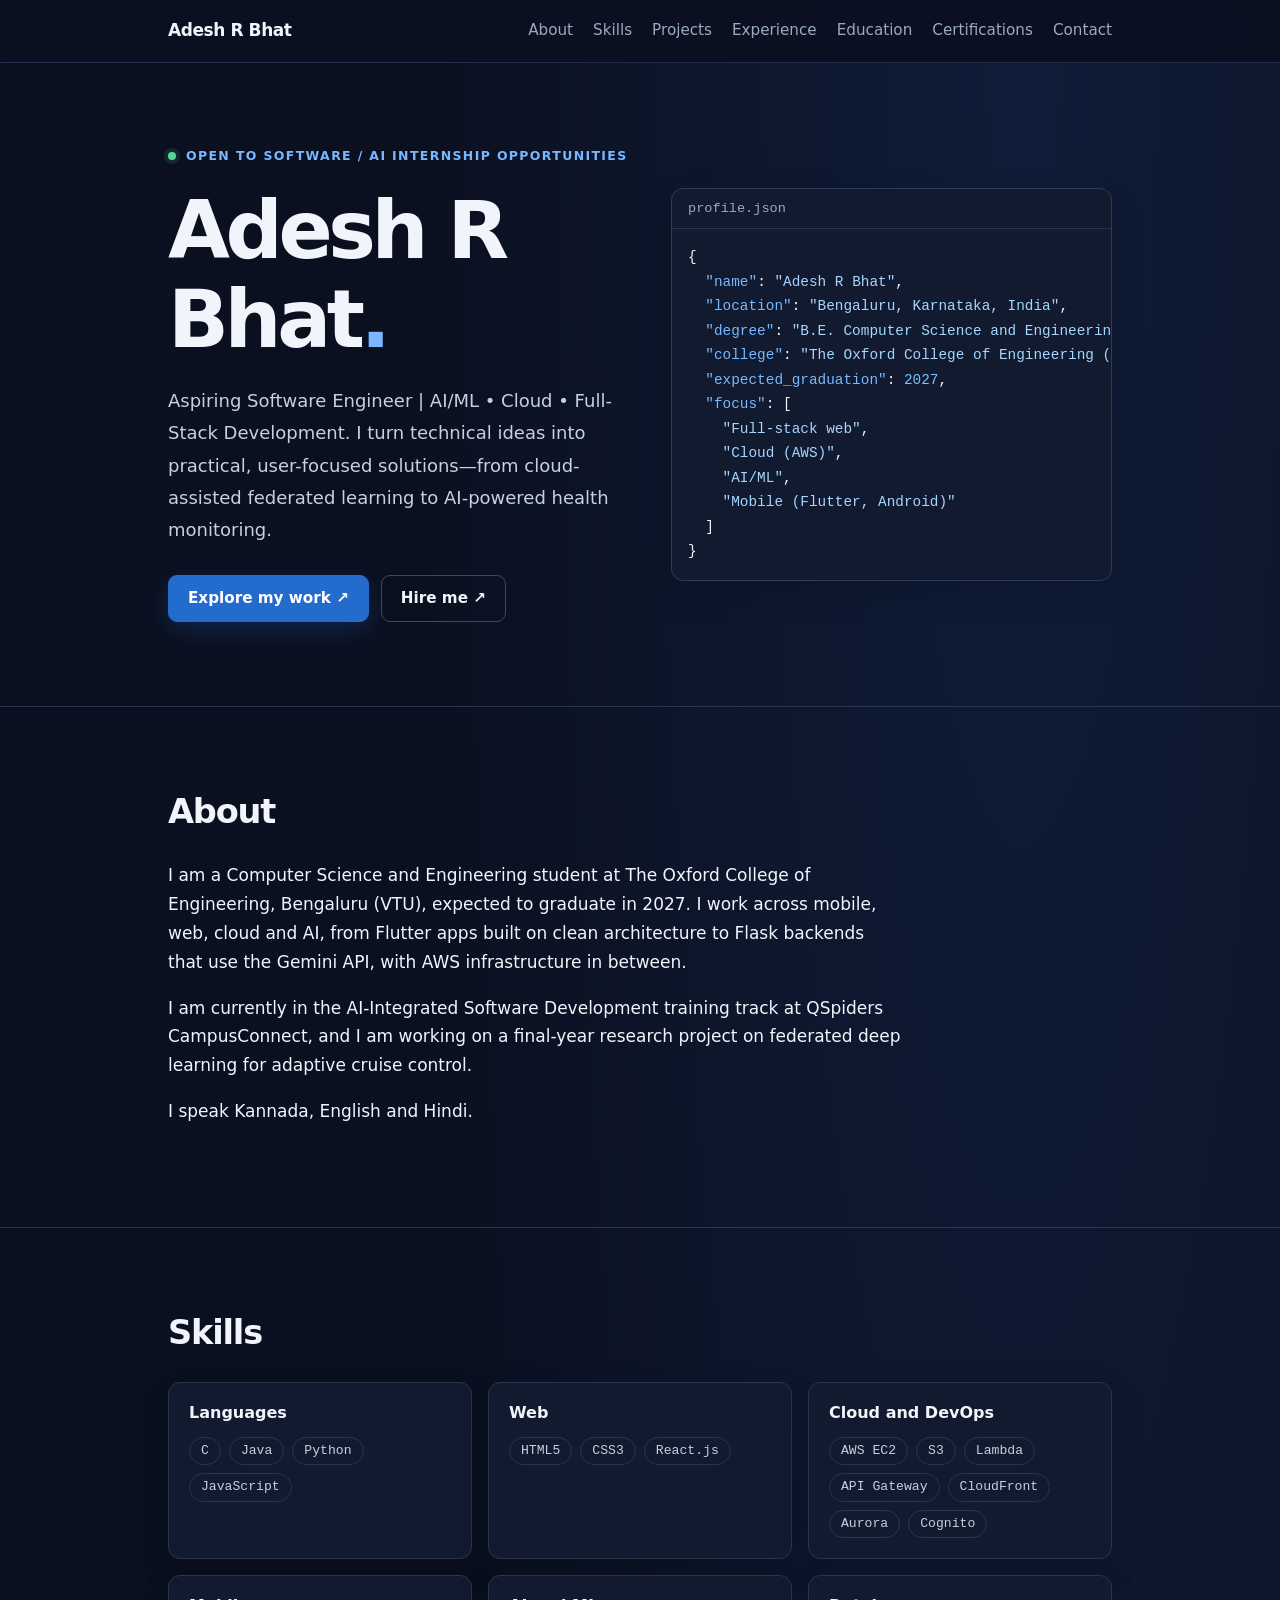
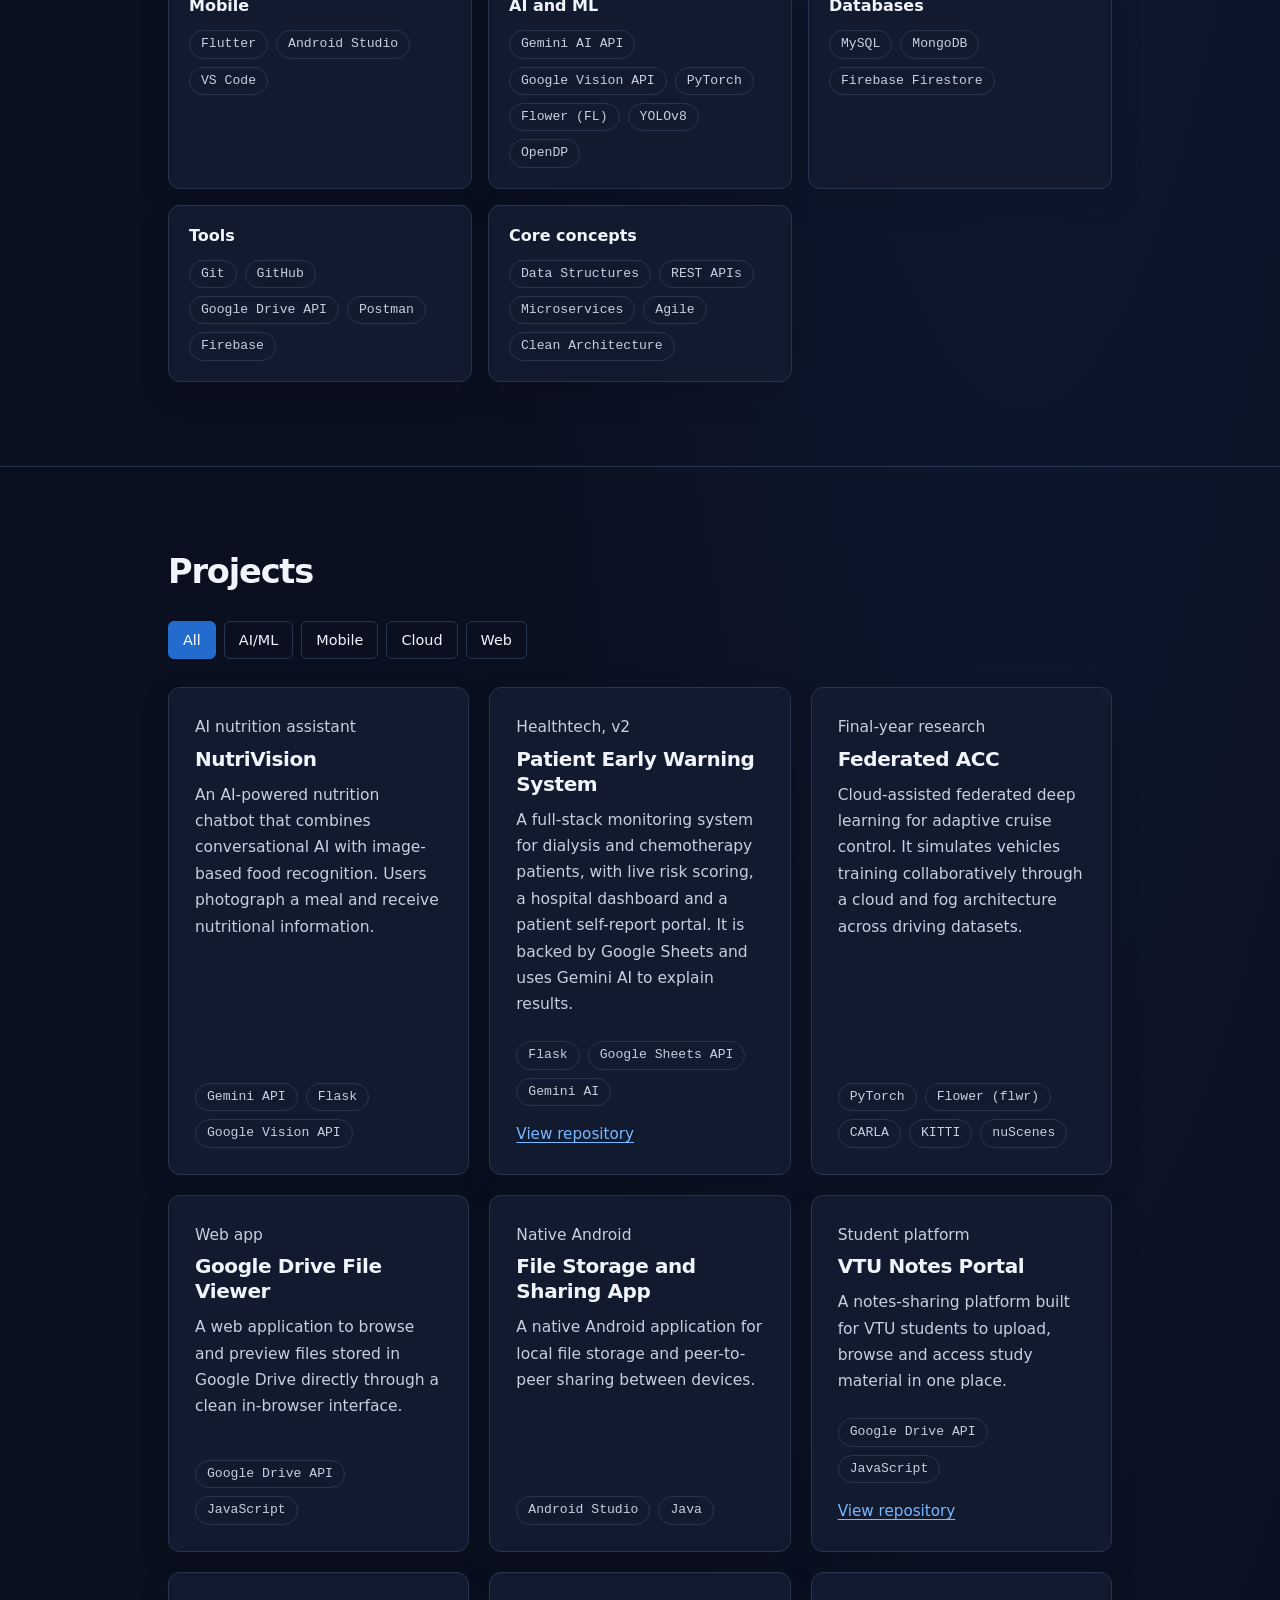
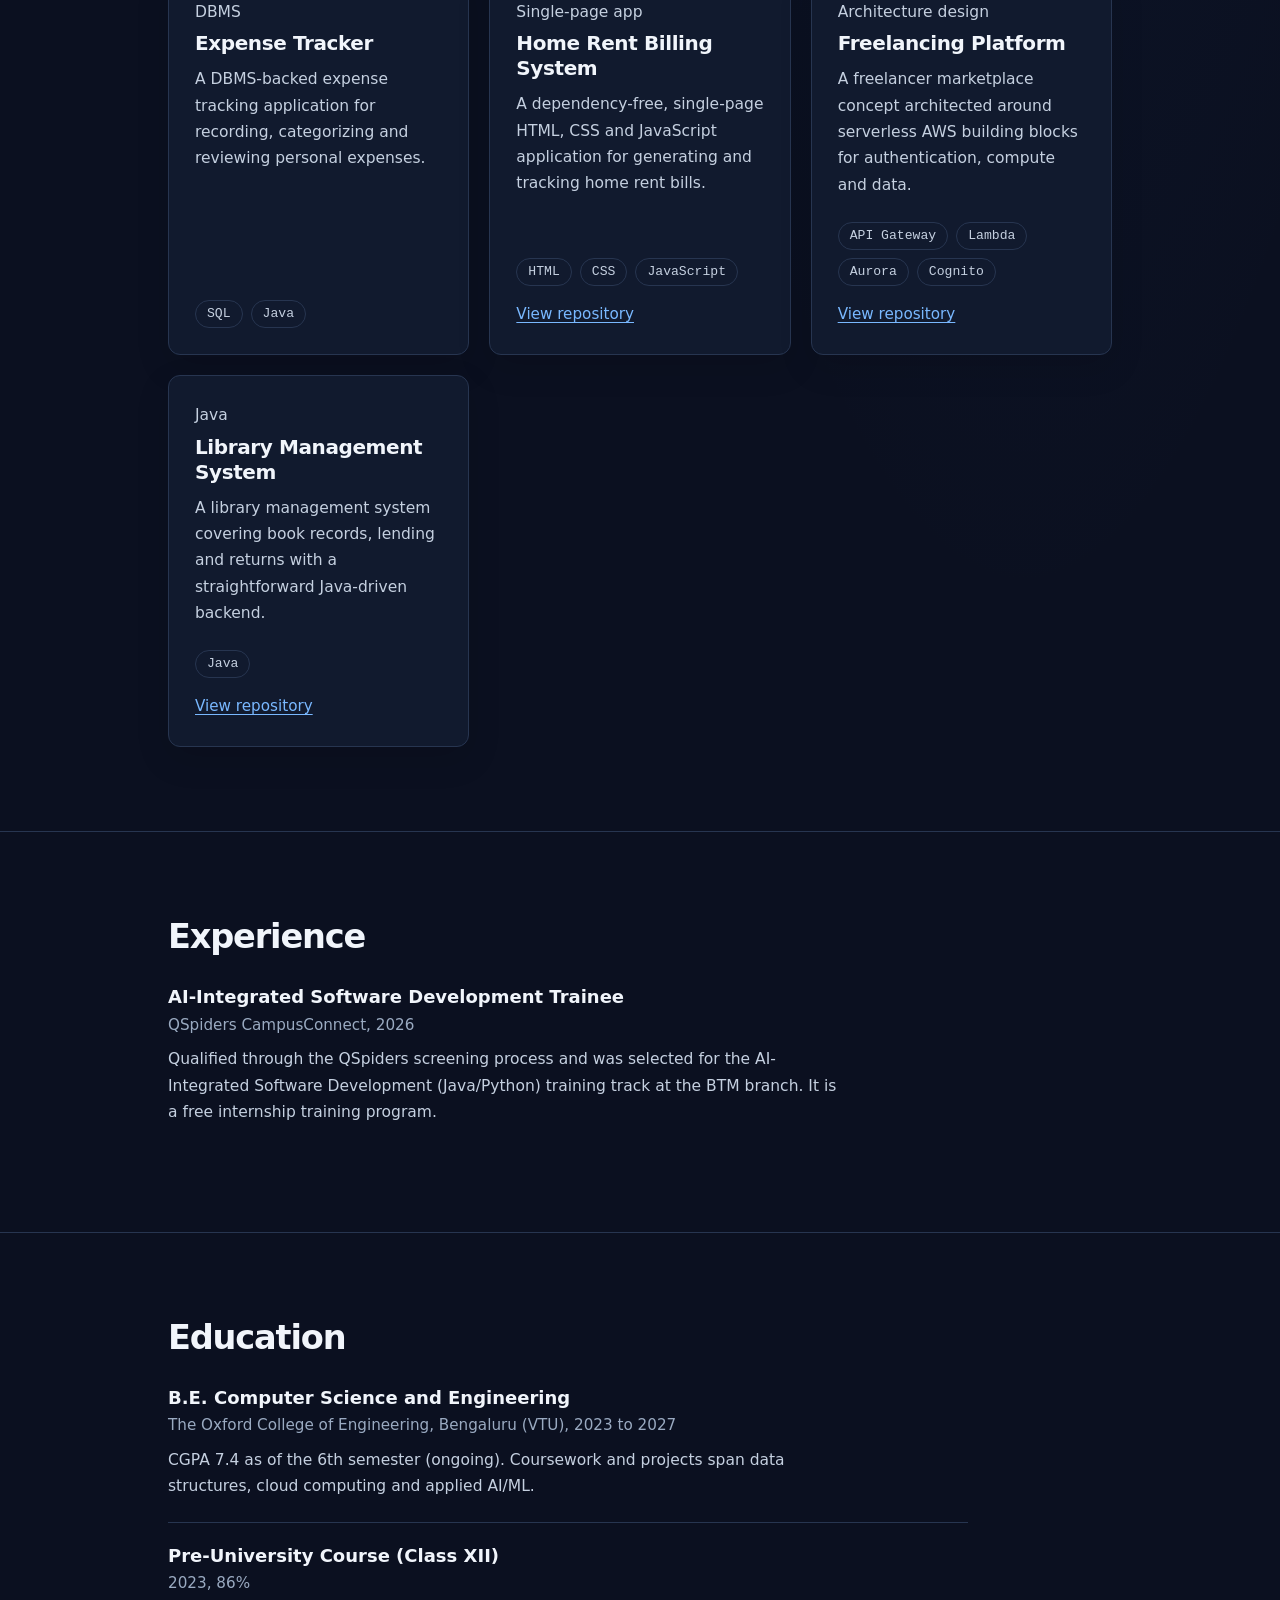
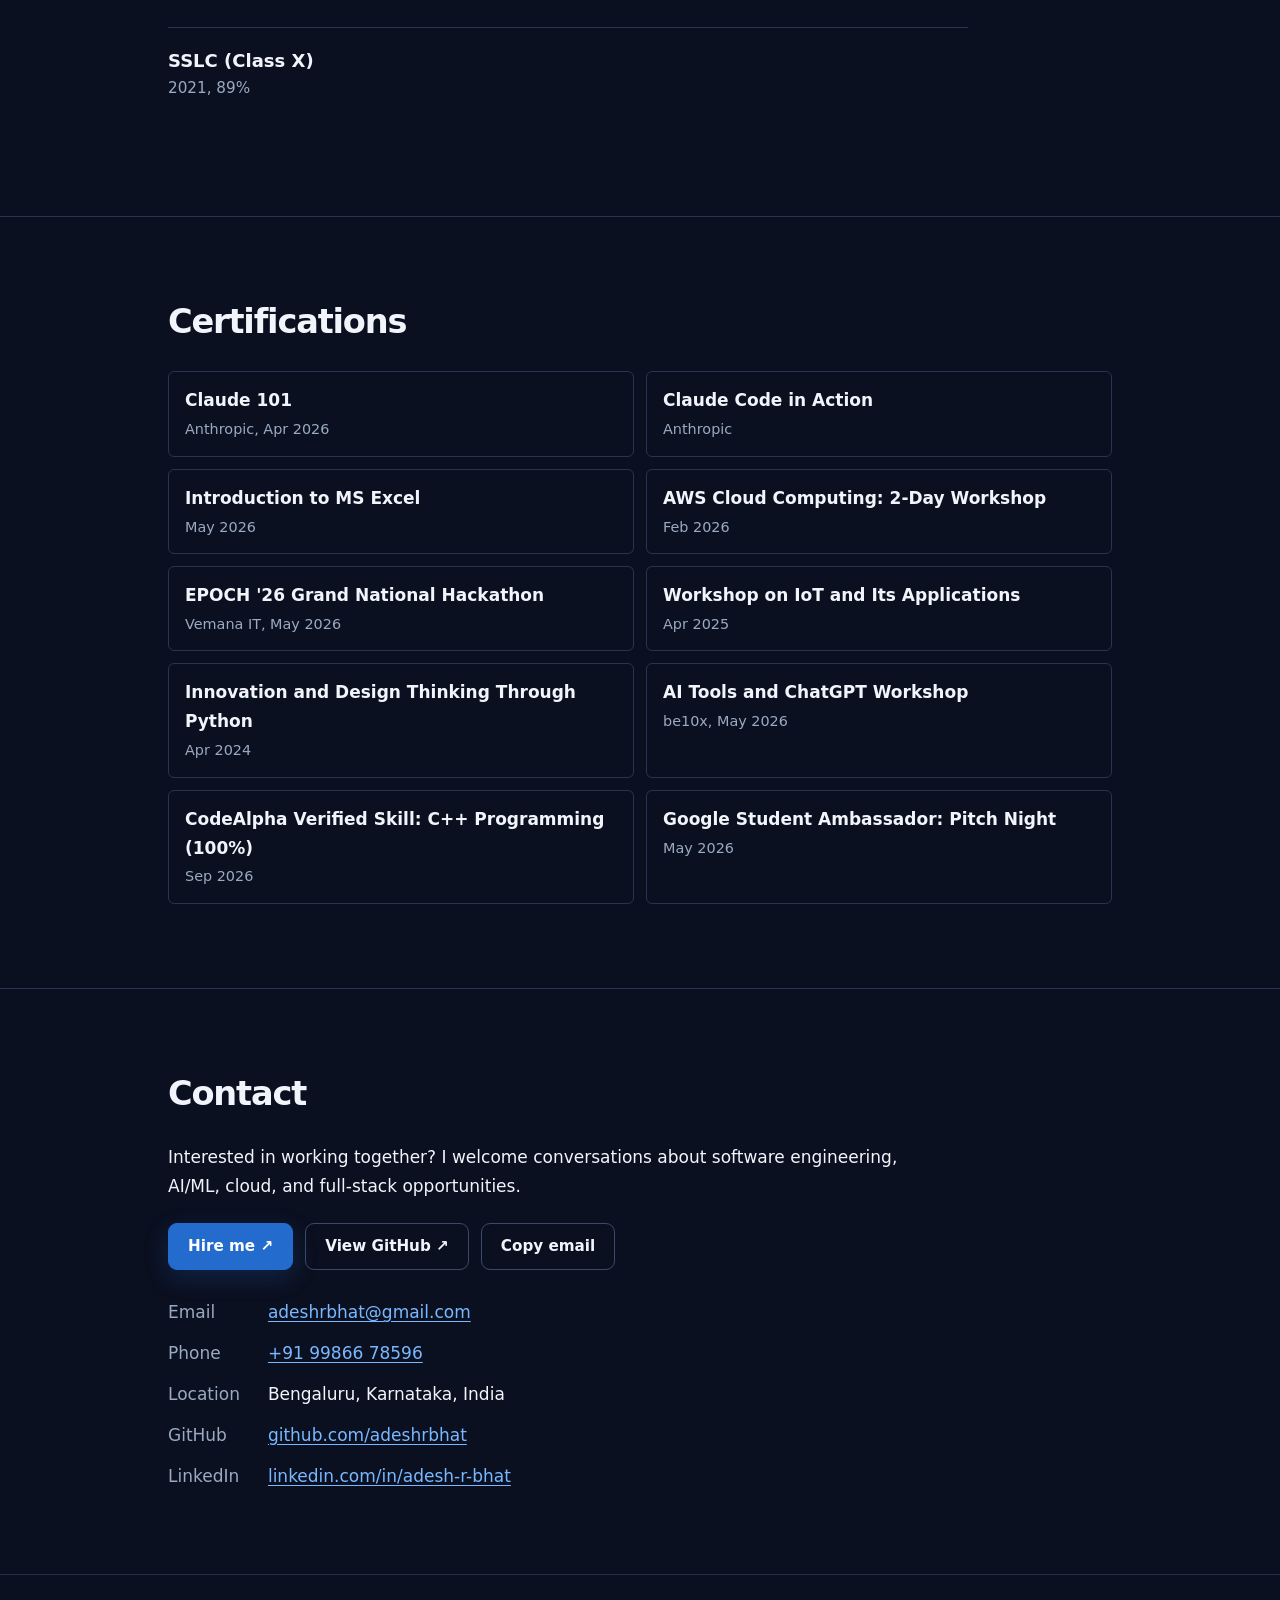
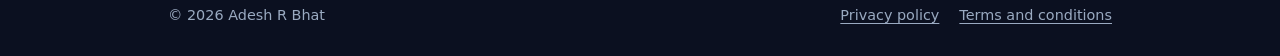
<file: index.html>
<!DOCTYPE html>
<html lang="en">
<head>
<meta charset="UTF-8">
<meta name="viewport" content="width=device-width, initial-scale=1">
<title>Adesh R Bhat | Software Engineer • AI/ML • Cloud</title>
<meta name="description" content="Portfolio of Adesh R Bhat, a Computer Science and Engineering student focused on software engineering, AI/ML, cloud systems and full-stack development.">
<meta name="theme-color" content="#0d1117">
<link rel="icon" href="favicon.ico" sizes="32x32">
<link rel="icon" href="favicon.svg" type="image/svg+xml">
<link rel="apple-touch-icon" href="apple-touch-icon.png">
<link rel="stylesheet" href="styles.css">
</head>
<body>
<a class="skip-link" href="#main">Skip to content</a>

<header class="site-header">
  <div class="bar wrap">
    <a class="brand" href="index.html#top" aria-label="Adesh R Bhat home">Adesh R Bhat</a>
    <button class="menu-toggle" type="button" aria-controls="primary-navigation" aria-expanded="false"><span class="menu-icon" aria-hidden="true">☰</span><span class="menu-label">Menu</span></button>
    <nav class="site-nav" id="primary-navigation" aria-label="Primary">
      <ul>
        <li><a href="#about">About</a></li>
        <li><a href="#skills">Skills</a></li>
        <li><a href="#projects">Projects</a></li>
        <li><a href="#experience">Experience</a></li>
        <li><a href="#education">Education</a></li>
        <li><a href="#certifications">Certifications</a></li>
        <li><a href="#contact">Contact</a></li>
      </ul>
    </nav>
  </div>
</header>

<main id="main">

  <section class="section hero" id="top">
    <div class="wrap hero-grid">
      <div>
        <p class="eyebrow"><span class="status-dot" aria-hidden="true"></span> OPEN TO SOFTWARE / AI INTERNSHIP OPPORTUNITIES</p>
        <h1>Adesh R Bhat<span class="hero-period">.</span></h1>
        <p class="lead">Aspiring Software Engineer | AI/ML • Cloud • Full-Stack Development. I turn technical ideas into practical, user-focused solutions—from cloud-assisted federated learning to AI-powered health monitoring.</p>
        <div class="actions">
          <a class="btn btn-primary" href="#projects">Explore my work <span aria-hidden="true">↗</span></a>
          <a class="btn btn-secondary" href="mailto:adeshrbhat@gmail.com?subject=Interview%20Opportunity%20%E2%80%94%20Adesh%20R%20Bhat&body=Hi%20Adesh%2C%0A%0AI%20would%20like%20to%20discuss%20a%20career%20opportunity%20with%20you.%0A%0ABest%20regards%2C">Hire me <span aria-hidden="true">↗</span></a>
        </div>
      </div>
      <figure class="code-card">
        <figcaption>profile.json</figcaption>
<pre><code>{
  <span class="k">"name"</span>: <span class="s">"Adesh R Bhat"</span>,
  <span class="k">"location"</span>: <span class="s">"Bengaluru, Karnataka, India"</span>,
  <span class="k">"degree"</span>: <span class="s">"B.E. Computer Science and Engineering"</span>,
  <span class="k">"college"</span>: <span class="s">"The Oxford College of Engineering (VTU)"</span>,
  <span class="k">"expected_graduation"</span>: <span class="n">2027</span>,
  <span class="k">"focus"</span>: [
    <span class="s">"Full-stack web"</span>,
    <span class="s">"Cloud (AWS)"</span>,
    <span class="s">"AI/ML"</span>,
    <span class="s">"Mobile (Flutter, Android)"</span>
  ]
}</code></pre>
      </figure>
    </div>
  </section>

  <section class="section" id="about">
    <div class="wrap">
      <h2>About</h2>
      <div class="prose">
        <p>I am a Computer Science and Engineering student at The Oxford College of Engineering, Bengaluru (VTU), expected to graduate in 2027. I work across mobile, web, cloud and AI, from Flutter apps built on clean architecture to Flask backends that use the Gemini API, with AWS infrastructure in between.</p>
        <p>I am currently in the AI-Integrated Software Development training track at QSpiders CampusConnect, and I am working on a final-year research project on federated deep learning for adaptive cruise control.</p>
        <p>I speak Kannada, English and Hindi.</p>
      </div>
    </div>
  </section>

  <section class="section" id="skills">
    <div class="wrap">
      <h2>Skills</h2>
      <div class="skill-grid">
        <div class="skill-group">
          <h3>Languages</h3>
          <ul class="tags"><li>C</li><li>Java</li><li>Python</li><li>JavaScript</li></ul>
        </div>
        <div class="skill-group">
          <h3>Web</h3>
          <ul class="tags"><li>HTML5</li><li>CSS3</li><li>React.js</li></ul>
        </div>
        <div class="skill-group">
          <h3>Cloud and DevOps</h3>
          <ul class="tags"><li>AWS EC2</li><li>S3</li><li>Lambda</li><li>API Gateway</li><li>CloudFront</li><li>Aurora</li><li>Cognito</li></ul>
        </div>
        <div class="skill-group">
          <h3>Mobile</h3>
          <ul class="tags"><li>Flutter</li><li>Android Studio</li><li>VS Code</li></ul>
        </div>
        <div class="skill-group">
          <h3>AI and ML</h3>
          <ul class="tags"><li>Gemini AI API</li><li>Google Vision API</li><li>PyTorch</li><li>Flower (FL)</li><li>YOLOv8</li><li>OpenDP</li></ul>
        </div>
        <div class="skill-group">
          <h3>Databases</h3>
          <ul class="tags"><li>MySQL</li><li>MongoDB</li><li>Firebase Firestore</li></ul>
        </div>
        <div class="skill-group">
          <h3>Tools</h3>
          <ul class="tags"><li>Git</li><li>GitHub</li><li>Google Drive API</li><li>Postman</li><li>Firebase</li></ul>
        </div>
        <div class="skill-group">
          <h3>Core concepts</h3>
          <ul class="tags"><li>Data Structures</li><li>REST APIs</li><li>Microservices</li><li>Agile</li><li>Clean Architecture</li></ul>
        </div>
      </div>
    </div>
  </section>

  <section class="section" id="projects">
    <div class="wrap">
      <h2>Projects</h2>

      <div class="filters" id="filters" role="group" aria-label="Filter projects by category" hidden>
        <button type="button" class="filter-btn" data-filter="all" aria-pressed="true">All</button>
        <button type="button" class="filter-btn" data-filter="ai" aria-pressed="false">AI/ML</button>
        <button type="button" class="filter-btn" data-filter="mobile" aria-pressed="false">Mobile</button>
        <button type="button" class="filter-btn" data-filter="cloud" aria-pressed="false">Cloud</button>
        <button type="button" class="filter-btn" data-filter="web" aria-pressed="false">Web</button>
      </div>

      <div class="project-grid">

        <article class="project-card" data-cat="ai web">
          <p class="card-label">AI nutrition assistant</p>
          <h3>NutriVision</h3>
          <p>An AI-powered nutrition chatbot that combines conversational AI with image-based food recognition. Users photograph a meal and receive nutritional information.</p>
          <ul class="tags"><li>Gemini API</li><li>Flask</li><li>Google Vision API</li></ul>
        </article>


        <article class="project-card" data-cat="ai web cloud">
          <p class="card-label">Healthtech, v2</p>
          <h3>Patient Early Warning System</h3>
          <p>A full-stack monitoring system for dialysis and chemotherapy patients, with live risk scoring, a hospital dashboard and a patient self-report portal. It is backed by Google Sheets and uses Gemini AI to explain results.</p>
          <ul class="tags"><li>Flask</li><li>Google Sheets API</li><li>Gemini AI</li></ul>
          <p class="card-link"><a href="https://github.com/adeshrbhat/vemana_hackathon" target="_blank" rel="noopener noreferrer">View repository<span class="sr-only"> for Patient Early Warning System (opens in a new tab)</span></a></p>
        </article>

        <article class="project-card" data-cat="ai">
          <p class="card-label">Final-year research</p>
          <h3>Federated ACC</h3>
          <p>Cloud-assisted federated deep learning for adaptive cruise control. It simulates vehicles training collaboratively through a cloud and fog architecture across driving datasets.</p>
          <ul class="tags"><li>PyTorch</li><li>Flower (flwr)</li><li>CARLA</li><li>KITTI</li><li>nuScenes</li></ul>
        </article>

        <article class="project-card" data-cat="web cloud">
          <p class="card-label">Web app</p>
          <h3>Google Drive File Viewer</h3>
          <p>A web application to browse and preview files stored in Google Drive directly through a clean in-browser interface.</p>
          <ul class="tags"><li>Google Drive API</li><li>JavaScript</li></ul>
        </article>

        <article class="project-card" data-cat="mobile">
          <p class="card-label">Native Android</p>
          <h3>File Storage and Sharing App</h3>
          <p>A native Android application for local file storage and peer-to-peer sharing between devices.</p>
          <ul class="tags"><li>Android Studio</li><li>Java</li></ul>
        </article>

        <article class="project-card" data-cat="web">
          <p class="card-label">Student platform</p>
          <h3>VTU Notes Portal</h3>
          <p>A notes-sharing platform built for VTU students to upload, browse and access study material in one place.</p>
          <ul class="tags"><li>Google Drive API</li><li>JavaScript</li></ul>
          <p class="card-link"><a href="https://github.com/adeshrbhat/vtu-notes" target="_blank" rel="noopener noreferrer">View repository<span class="sr-only"> for VTU Notes Portal (opens in a new tab)</span></a></p>
        </article>

        <article class="project-card" data-cat="web">
          <p class="card-label">DBMS</p>
          <h3>Expense Tracker</h3>
          <p>A DBMS-backed expense tracking application for recording, categorizing and reviewing personal expenses.</p>
          <ul class="tags"><li>SQL</li><li>Java</li></ul>
        </article>

        <article class="project-card" data-cat="web">
          <p class="card-label">Single-page app</p>
          <h3>Home Rent Billing System</h3>
          <p>A dependency-free, single-page HTML, CSS and JavaScript application for generating and tracking home rent bills.</p>
          <ul class="tags"><li>HTML</li><li>CSS</li><li>JavaScript</li></ul>
          <p class="card-link"><a href="https://github.com/adeshrbhat/home-rent-management" target="_blank" rel="noopener noreferrer">View repository<span class="sr-only"> for Home Rent Billing System (opens in a new tab)</span></a></p>
        </article>

        <article class="project-card" data-cat="cloud web">
          <p class="card-label">Architecture design</p>
          <h3>Freelancing Platform</h3>
          <p>A freelancer marketplace concept architected around serverless AWS building blocks for authentication, compute and data.</p>
          <ul class="tags"><li>API Gateway</li><li>Lambda</li><li>Aurora</li><li>Cognito</li></ul>
          <p class="card-link"><a href="https://github.com/adeshrbhat/freelancing-platform" target="_blank" rel="noopener noreferrer">View repository<span class="sr-only"> for Freelancing Platform (opens in a new tab)</span></a></p>
        </article>

        <article class="project-card" data-cat="web">
          <p class="card-label">Java</p>
          <h3>Library Management System</h3>
          <p>A library management system covering book records, lending and returns with a straightforward Java-driven backend.</p>
          <ul class="tags"><li>Java</li></ul>
          <p class="card-link"><a href="https://github.com/adeshrbhat/liberary-management" target="_blank" rel="noopener noreferrer">View repository<span class="sr-only"> for Library Management System (opens in a new tab)</span></a></p>
        </article>

      </div>
    </div>
  </section>

  <section class="section" id="experience">
    <div class="wrap">
      <h2>Experience</h2>
      <div class="entries">
        <div class="entry">
          <h3>AI-Integrated Software Development Trainee</h3>
          <p class="meta">QSpiders CampusConnect, 2026</p>
          <p class="desc">Qualified through the QSpiders screening process and was selected for the AI-Integrated Software Development (Java/Python) training track at the BTM branch. It is a free internship training program.</p>
        </div>
      </div>
    </div>
  </section>

  <section class="section" id="education">
    <div class="wrap">
      <h2>Education</h2>
      <div class="entries">
        <div class="entry">
          <h3>B.E. Computer Science and Engineering</h3>
          <p class="meta">The Oxford College of Engineering, Bengaluru (VTU), 2023 to 2027</p>
          <p class="desc">CGPA 7.4 as of the 6th semester (ongoing). Coursework and projects span data structures, cloud computing and applied AI/ML.</p>
        </div>
        <div class="entry">
          <h3>Pre-University Course (Class XII)</h3>
          <p class="meta">2023, 86%</p>
        </div>
        <div class="entry">
          <h3>SSLC (Class X)</h3>
          <p class="meta">2021, 89%</p>
        </div>
      </div>
    </div>
  </section>

  <section class="section" id="certifications">
    <div class="wrap">
      <h2>Certifications</h2>
      <ul class="certs">
        <li><span class="cert-name">Claude 101</span><span class="cert-meta">Anthropic, Apr 2026</span></li>
        <li><span class="cert-name">Claude Code in Action</span><span class="cert-meta">Anthropic</span></li>
        <li><span class="cert-name">Introduction to MS Excel</span><span class="cert-meta">May 2026</span></li>
        <li><span class="cert-name">AWS Cloud Computing: 2-Day Workshop</span><span class="cert-meta">Feb 2026</span></li>
        <li><span class="cert-name">EPOCH '26 Grand National Hackathon</span><span class="cert-meta">Vemana IT, May 2026</span></li>
        <li><span class="cert-name">Workshop on IoT and Its Applications</span><span class="cert-meta">Apr 2025</span></li>
        <li><span class="cert-name">Innovation and Design Thinking Through Python</span><span class="cert-meta">Apr 2024</span></li>
        <li><span class="cert-name">AI Tools and ChatGPT Workshop</span><span class="cert-meta">be10x, May 2026</span></li>
        <li><span class="cert-name">CodeAlpha Verified Skill: C++ Programming (100%)</span><span class="cert-meta">Sep 2026</span></li>
        <li><span class="cert-name">Google Student Ambassador: Pitch Night</span><span class="cert-meta">May 2026</span></li>
      </ul>
    </div>
  </section>

  <section class="section" id="contact">
    <div class="wrap">
      <h2>Contact</h2>
      <p class="prose">Interested in working together? I welcome conversations about software engineering, AI/ML, cloud, and full-stack opportunities.</p>
      <div class="actions contact-actions">
        <a class="btn btn-primary" href="mailto:adeshrbhat@gmail.com?subject=Interview%20Opportunity%20%E2%80%94%20Adesh%20R%20Bhat&body=Hi%20Adesh%2C%0A%0AI%20would%20like%20to%20discuss%20a%20career%20opportunity%20with%20you.%0A%0ABest%20regards%2C">Hire me <span aria-hidden="true">↗</span></a>
        <a class="btn btn-secondary" href="https://github.com/adeshrbhat" target="_blank" rel="noopener noreferrer">View GitHub <span aria-hidden="true">↗</span></a>
        <button class="btn btn-secondary" type="button" id="copy-email" data-email="adeshrbhat@gmail.com">Copy email</button>
      </div>
      <p class="site-message" id="site-message" role="status" aria-live="polite" hidden></p>
      <dl class="contact-list">
        <dt>Email</dt>
        <dd><a href="mailto:adeshrbhat@gmail.com">adeshrbhat@gmail.com</a></dd>
        <dt>Phone</dt>
        <dd><a href="tel:+919986678596">+91 99866 78596</a></dd>
        <dt>Location</dt>
        <dd>Bengaluru, Karnataka, India</dd>
        <dt>GitHub</dt>
        <dd><a href="https://github.com/adeshrbhat" target="_blank" rel="noopener noreferrer">github.com/adeshrbhat<span class="sr-only"> (opens in a new tab)</span></a></dd>
        <dt>LinkedIn</dt>
        <dd><a href="https://linkedin.com/in/adesh-r-bhat" target="_blank" rel="noopener noreferrer">linkedin.com/in/adesh-r-bhat<span class="sr-only"> (opens in a new tab)</span></a></dd>
      </dl>
    </div>
  </section>

</main>

<footer class="site-footer">
  <div class="bar wrap">
    <p>&copy; <span id="copyright-year">2026</span> Adesh R Bhat</p>
    <nav aria-label="Legal">
      <ul>
        <li><a href="privacy.html">Privacy policy</a></li>
        <li><a href="terms.html">Terms and conditions</a></li>
      </ul>
    </nav>
  </div>
</footer>

<script>
(function () {
  'use strict';
  var menuButton = document.querySelector('.menu-toggle');
  var nav = document.getElementById('primary-navigation');
  if (menuButton && nav) {
    menuButton.addEventListener('click', function () {
      var expanded = menuButton.getAttribute('aria-expanded') === 'true';
      menuButton.setAttribute('aria-expanded', String(!expanded));
      nav.classList.toggle('is-open', !expanded);
      menuButton.querySelector('.menu-label').textContent = expanded ? 'Menu' : 'Close';
      menuButton.querySelector('.menu-icon').textContent = expanded ? '☰' : '×';
    });
    nav.querySelectorAll('a').forEach(function (link) {
      link.addEventListener('click', function () {
        nav.classList.remove('is-open');
        menuButton.setAttribute('aria-expanded', 'false');
        menuButton.querySelector('.menu-label').textContent = 'Menu';
        menuButton.querySelector('.menu-icon').textContent = '☰';
      });
    });
  }
  var year = document.getElementById('copyright-year');
  if (year) year.textContent = String(new Date().getFullYear());

  var filters = document.getElementById('filters');
  var buttons = document.querySelectorAll('.filter-btn');
  var cards = document.querySelectorAll('.project-card');
  if (filters && buttons.length) {
    filters.hidden = false;
    buttons.forEach(function (btn) {
      btn.addEventListener('click', function () {
        buttons.forEach(function (b) { b.setAttribute('aria-pressed', 'false'); });
        btn.setAttribute('aria-pressed', 'true');
        var filter = btn.getAttribute('data-filter');
        cards.forEach(function (card) {
          var categories = (card.getAttribute('data-cat') || '').split(' ');
          card.hidden = !(filter === 'all' || categories.indexOf(filter) !== -1);
        });
      });
    });
  }
  var copyButton = document.getElementById('copy-email');
  var message = document.getElementById('site-message');
  function showMessage(text, kind) {
    if (!message) return;
    message.textContent = text;
    message.className = 'site-message ' + kind;
    message.hidden = false;
  }
  if (copyButton) {
    copyButton.addEventListener('click', function () {
      var email = copyButton.getAttribute('data-email');
      if (navigator.clipboard && window.isSecureContext) {
        navigator.clipboard.writeText(email).then(function () {
          showMessage('Email address copied. You can paste it into your message.', 'success');
        }).catch(function () {
          showMessage('Could not copy automatically. Please use the email address shown below.', 'error');
        });
      } else {
        showMessage('Automatic copying is unavailable in this browser. Please use the email address shown below.', 'error');
      }
    });
  }
})();
</script>
</body>
</html>
</file>
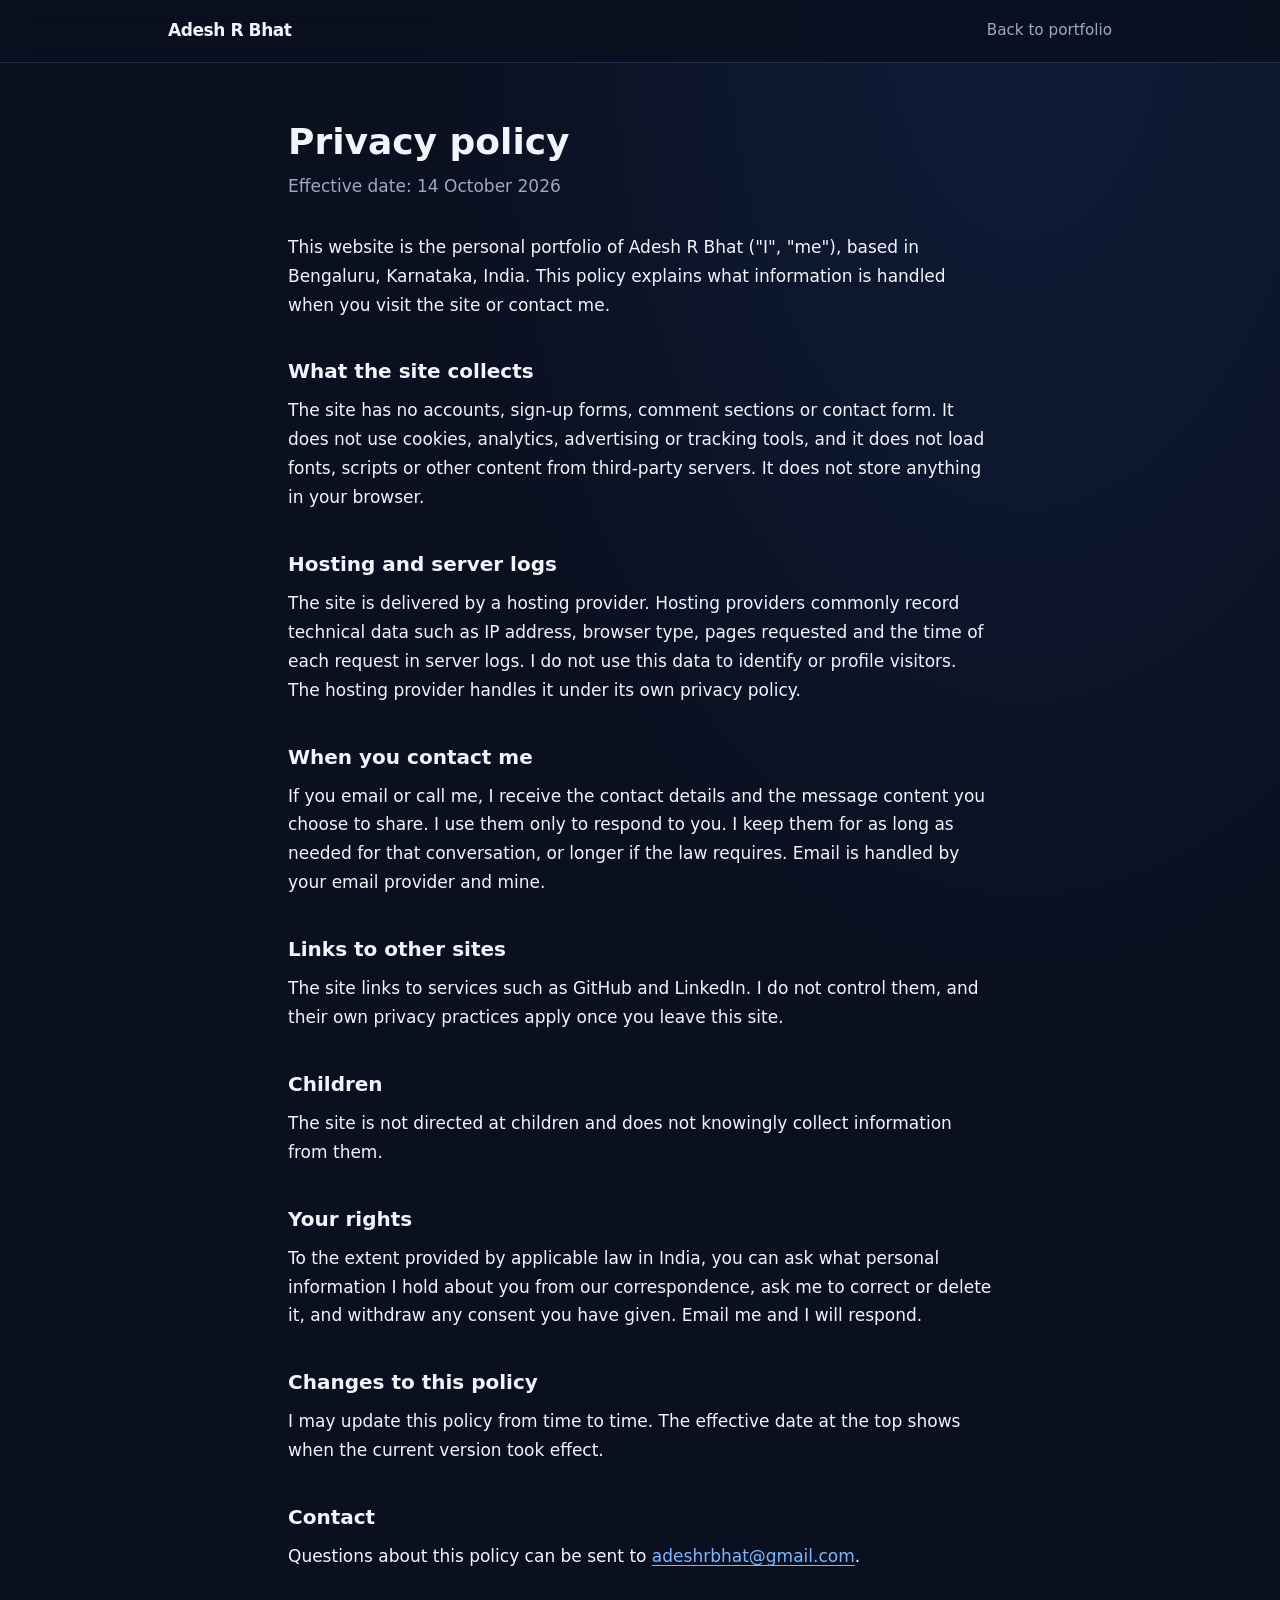
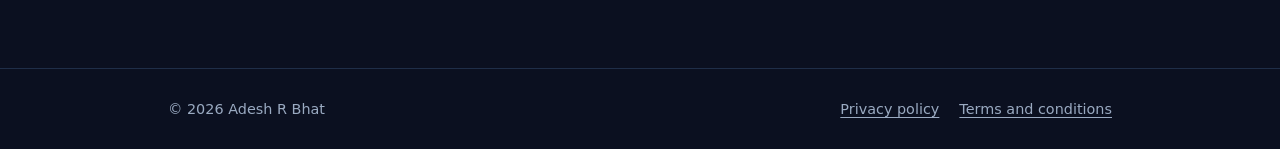
<file: privacy.html>
<!DOCTYPE html>
<html lang="en">
<head>
<meta charset="UTF-8">
<meta name="viewport" content="width=device-width, initial-scale=1">
<title>Privacy Policy | Adesh R Bhat</title>
<meta name="description" content="Privacy policy for the personal portfolio website of Adesh R Bhat, including information handled when visiting or contacting the site owner.">
<meta name="theme-color" content="#0d1117">
<link rel="icon" href="favicon.ico" sizes="32x32">
<link rel="icon" href="favicon.svg" type="image/svg+xml">
<link rel="apple-touch-icon" href="apple-touch-icon.png">
<link rel="stylesheet" href="styles.css">
</head>
<body>
<a class="skip-link" href="#main">Skip to content</a>

<header class="site-header">
  <div class="bar wrap">
    <a class="brand" href="index.html#top" aria-label="Adesh R Bhat home">Adesh R Bhat</a>
    <nav class="site-nav" aria-label="Primary">
      <ul>
        <li><a href="index.html">Back to portfolio</a></li>
      </ul>
    </nav>
  </div>
</header>

<main id="main" class="legal wrap narrow">
  <h1>Privacy policy</h1>
  <p class="meta">Effective date: 14 October 2026</p>

  <p>This website is the personal portfolio of Adesh R Bhat ("I", "me"), based in Bengaluru, Karnataka, India. This policy explains what information is handled when you visit the site or contact me.</p>

  <h2>What the site collects</h2>
  <p>The site has no accounts, sign-up forms, comment sections or contact form. It does not use cookies, analytics, advertising or tracking tools, and it does not load fonts, scripts or other content from third-party servers. It does not store anything in your browser.</p>

  <h2>Hosting and server logs</h2>
  <p>The site is delivered by a hosting provider. Hosting providers commonly record technical data such as IP address, browser type, pages requested and the time of each request in server logs. I do not use this data to identify or profile visitors. The hosting provider handles it under its own privacy policy.</p>

  <h2>When you contact me</h2>
  <p>If you email or call me, I receive the contact details and the message content you choose to share. I use them only to respond to you. I keep them for as long as needed for that conversation, or longer if the law requires. Email is handled by your email provider and mine.</p>

  <h2>Links to other sites</h2>
  <p>The site links to services such as GitHub and LinkedIn. I do not control them, and their own privacy practices apply once you leave this site.</p>

  <h2>Children</h2>
  <p>The site is not directed at children and does not knowingly collect information from them.</p>

  <h2>Your rights</h2>
  <p>To the extent provided by applicable law in India, you can ask what personal information I hold about you from our correspondence, ask me to correct or delete it, and withdraw any consent you have given. Email me and I will respond.</p>

  <h2>Changes to this policy</h2>
  <p>I may update this policy from time to time. The effective date at the top shows when the current version took effect.</p>

  <h2>Contact</h2>
  <p>Questions about this policy can be sent to <a href="mailto:adeshrbhat@gmail.com">adeshrbhat@gmail.com</a>.</p>
</main>

<footer class="site-footer">
  <div class="bar wrap">
    <p>&copy; <span id="copyright-year">2026</span> Adesh R Bhat</p>
    <nav aria-label="Legal">
      <ul>
        <li><a href="privacy.html" aria-current="page">Privacy policy</a></li>
        <li><a href="terms.html">Terms and conditions</a></li>
      </ul>
    </nav>
  </div>
</footer>
<script>document.getElementById("copyright-year").textContent = String(new Date().getFullYear());</script>
</body>
</html>
</file>
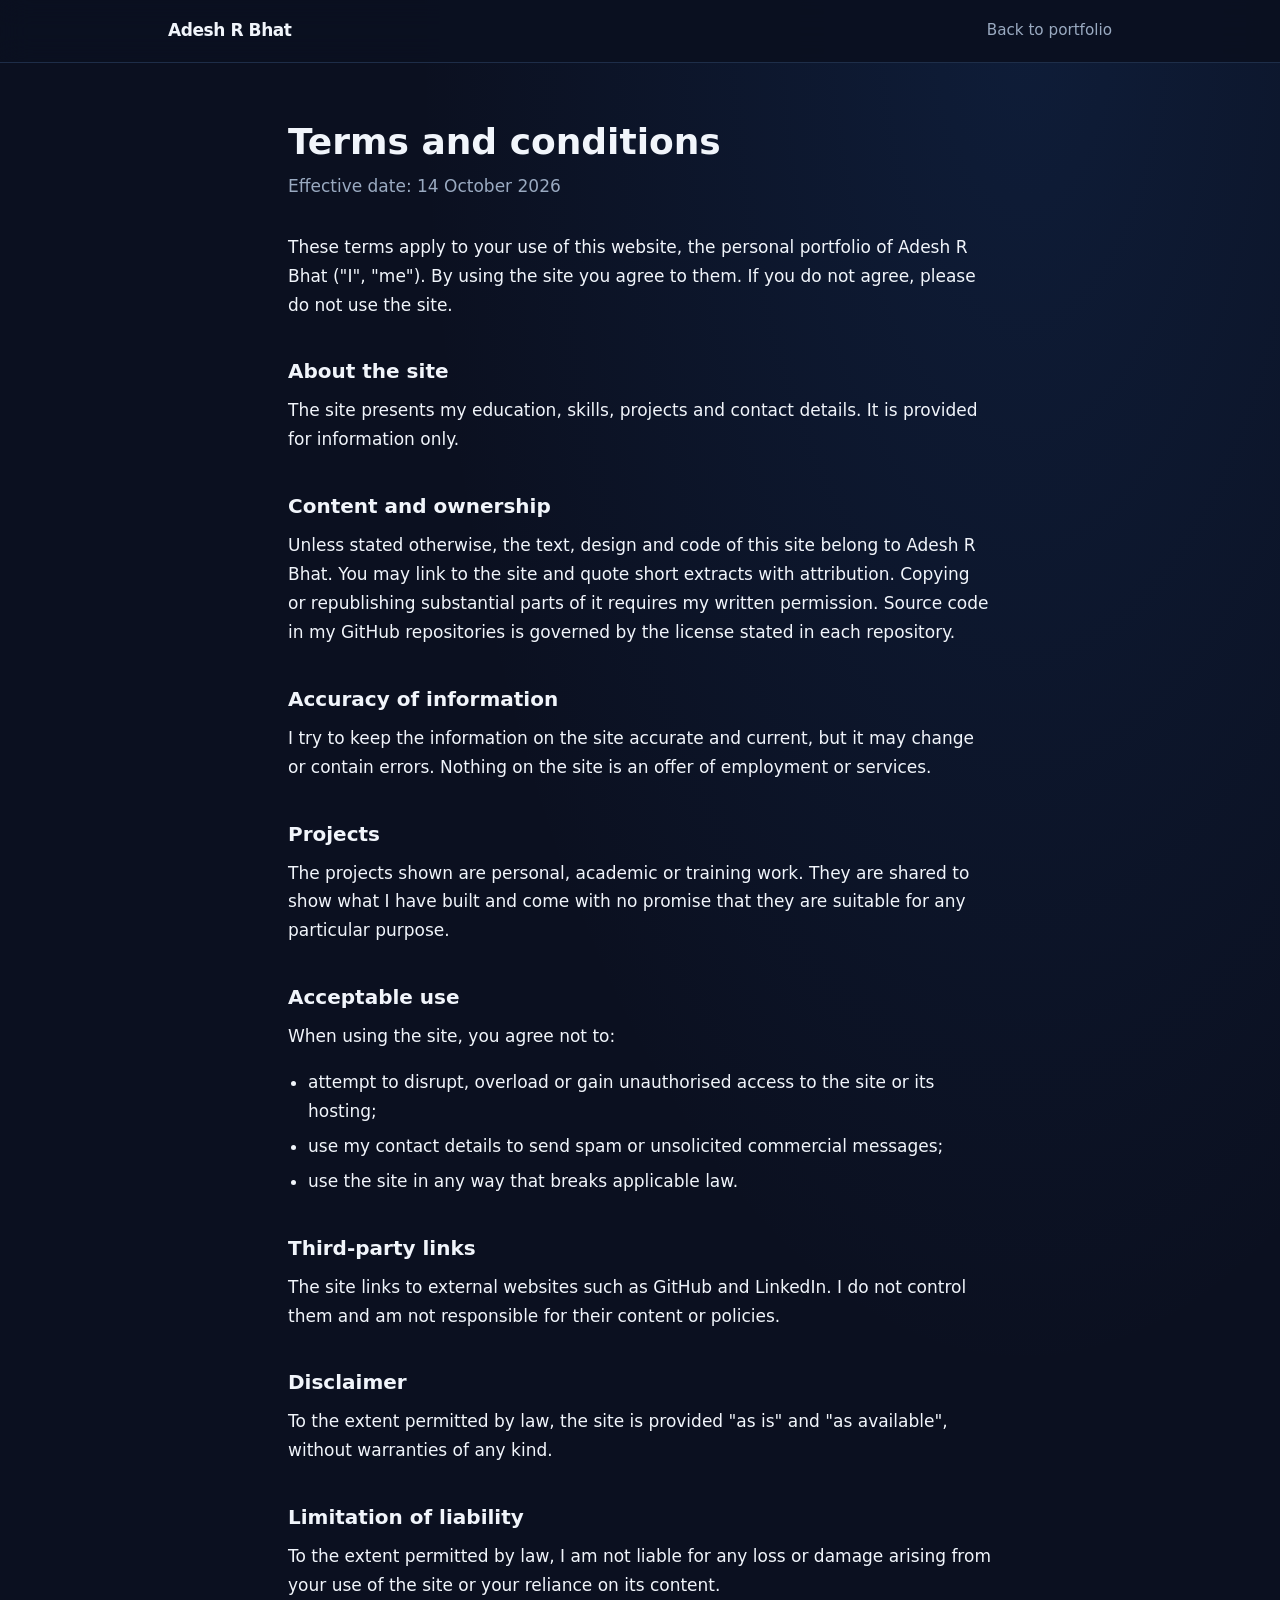
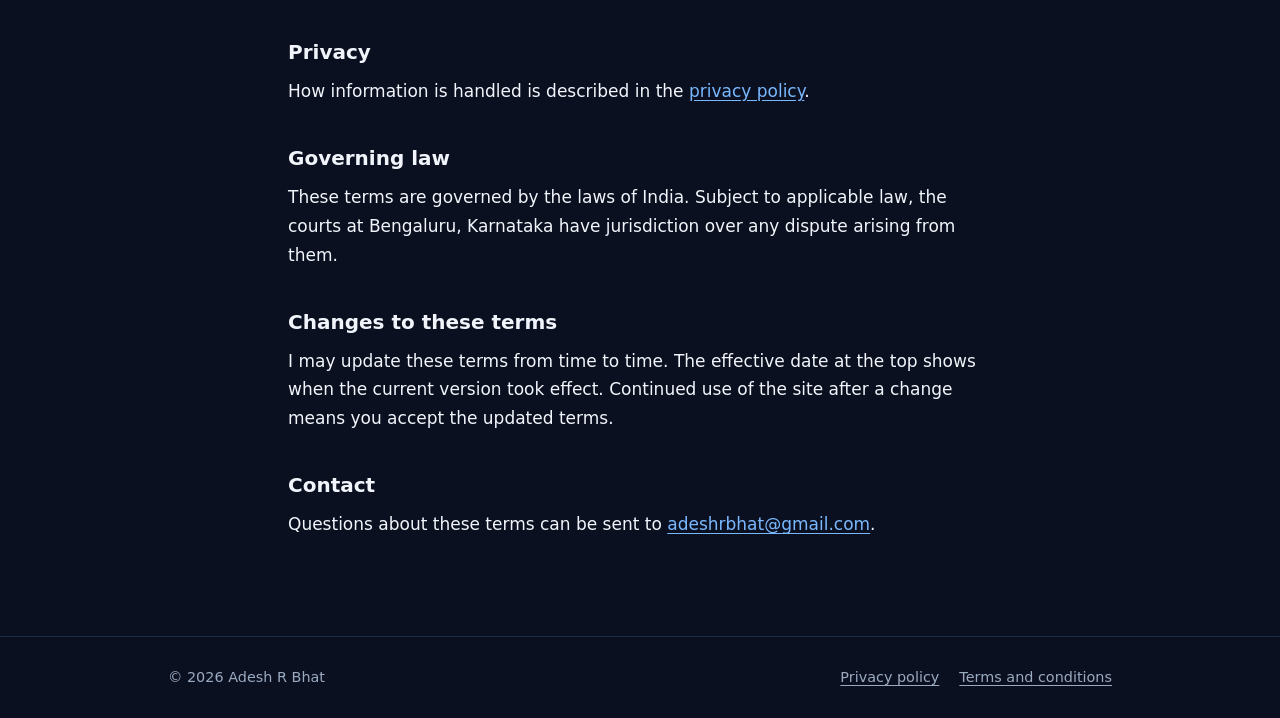
<file: terms.html>
<!DOCTYPE html>
<html lang="en">
<head>
<meta charset="UTF-8">
<meta name="viewport" content="width=device-width, initial-scale=1">
<title>Terms and Conditions | Adesh R Bhat</title>
<meta name="description" content="Terms of use for the personal portfolio website of Adesh R Bhat, including portfolio content, external links and permitted use.">
<meta name="theme-color" content="#0d1117">
<link rel="icon" href="favicon.ico" sizes="32x32">
<link rel="icon" href="favicon.svg" type="image/svg+xml">
<link rel="apple-touch-icon" href="apple-touch-icon.png">
<link rel="stylesheet" href="styles.css">
</head>
<body>
<a class="skip-link" href="#main">Skip to content</a>

<header class="site-header">
  <div class="bar wrap">
    <a class="brand" href="index.html#top" aria-label="Adesh R Bhat home">Adesh R Bhat</a>
    <nav class="site-nav" aria-label="Primary">
      <ul>
        <li><a href="index.html">Back to portfolio</a></li>
      </ul>
    </nav>
  </div>
</header>

<main id="main" class="legal wrap narrow">
  <h1>Terms and conditions</h1>
  <p class="meta">Effective date: 14 October 2026</p>

  <p>These terms apply to your use of this website, the personal portfolio of Adesh R Bhat ("I", "me"). By using the site you agree to them. If you do not agree, please do not use the site.</p>

  <h2>About the site</h2>
  <p>The site presents my education, skills, projects and contact details. It is provided for information only.</p>

  <h2>Content and ownership</h2>
  <p>Unless stated otherwise, the text, design and code of this site belong to Adesh R Bhat. You may link to the site and quote short extracts with attribution. Copying or republishing substantial parts of it requires my written permission. Source code in my GitHub repositories is governed by the license stated in each repository.</p>

  <h2>Accuracy of information</h2>
  <p>I try to keep the information on the site accurate and current, but it may change or contain errors. Nothing on the site is an offer of employment or services.</p>

  <h2>Projects</h2>
  <p>The projects shown are personal, academic or training work. They are shared to show what I have built and come with no promise that they are suitable for any particular purpose.</p>

  <h2>Acceptable use</h2>
  <p>When using the site, you agree not to:</p>
  <ul>
    <li>attempt to disrupt, overload or gain unauthorised access to the site or its hosting;</li>
    <li>use my contact details to send spam or unsolicited commercial messages;</li>
    <li>use the site in any way that breaks applicable law.</li>
  </ul>

  <h2>Third-party links</h2>
  <p>The site links to external websites such as GitHub and LinkedIn. I do not control them and am not responsible for their content or policies.</p>

  <h2>Disclaimer</h2>
  <p>To the extent permitted by law, the site is provided "as is" and "as available", without warranties of any kind.</p>

  <h2>Limitation of liability</h2>
  <p>To the extent permitted by law, I am not liable for any loss or damage arising from your use of the site or your reliance on its content.</p>

  <h2>Privacy</h2>
  <p>How information is handled is described in the <a href="privacy.html">privacy policy</a>.</p>

  <h2>Governing law</h2>
  <p>These terms are governed by the laws of India. Subject to applicable law, the courts at Bengaluru, Karnataka have jurisdiction over any dispute arising from them.</p>

  <h2>Changes to these terms</h2>
  <p>I may update these terms from time to time. The effective date at the top shows when the current version took effect. Continued use of the site after a change means you accept the updated terms.</p>

  <h2>Contact</h2>
  <p>Questions about these terms can be sent to <a href="mailto:adeshrbhat@gmail.com">adeshrbhat@gmail.com</a>.</p>
</main>

<footer class="site-footer">
  <div class="bar wrap">
    <p>&copy; <span id="copyright-year">2026</span> Adesh R Bhat</p>
    <nav aria-label="Legal">
      <ul>
        <li><a href="privacy.html">Privacy policy</a></li>
        <li><a href="terms.html" aria-current="page">Terms and conditions</a></li>
      </ul>
    </nav>
  </div>
</footer>
<script>document.getElementById("copyright-year").textContent = String(new Date().getFullYear());</script>
</body>
</html>
</file>
<file: styles.css>
/* Design tokens */
:root {
  --bg: #0d1117;
  --surface: #161b22;
  --border: #30363d;
  --text: #e6edf3;
  --text-soft: #c9d1d9;
  --muted: #9da7b3;
  --accent: #58a6ff;
  --accent-strong: #1f6feb;
  --accent-strong-hover: #1a5fd0;
  --code-string: #a5d6ff;
  --code-number: #79c0ff;
  --font-sans: system-ui, -apple-system, "Segoe UI", Roboto, "Helvetica Neue", Arial, sans-serif;
  --font-mono: ui-monospace, SFMono-Regular, "SF Mono", Menlo, Consolas, "Liberation Mono", monospace;
  --measure: 68ch;
  --pad: clamp(20px, 5vw, 48px);
}

/* Base */
*,
*::before,
*::after {
  box-sizing: border-box;
}

[hidden] {
  display: none !important;
}

html {
  color-scheme: dark;
  -webkit-text-size-adjust: 100%;
  text-size-adjust: 100%;
}

body {
  margin: 0;
  background: var(--bg);
  color: var(--text);
  font: 400 1.0625rem/1.7 var(--font-sans);
}

h1,
h2,
h3 {
  margin: 0;
  line-height: 1.25;
  font-weight: 700;
}

p {
  margin: 0 0 1em;
}

a {
  color: var(--accent);
  text-decoration: underline;
  text-underline-offset: 3px;
}

a:hover {
  color: var(--text);
}

:focus-visible {
  outline: 2px solid var(--accent);
  outline-offset: 3px;
}

::selection {
  background: var(--accent-strong);
  color: #ffffff;
}

.wrap {
  width: 100%;
  max-width: 1040px;
  margin-inline: auto;
  padding-inline: var(--pad);
}

.wrap.narrow {
  max-width: 800px;
}

.skip-link {
  position: absolute;
  left: -9999px;
  top: 0;
  z-index: 100;
  padding: 10px 16px;
  background: var(--accent-strong);
  color: #ffffff;
}

.skip-link:focus {
  left: 16px;
  top: 8px;
}

/* Header */
.site-header {
  background: var(--bg);
  border-bottom: 1px solid var(--border);
}

@media (min-width: 800px) {
  .site-header {
    position: sticky;
    top: 0;
    z-index: 10;
  }
}

.site-header .bar {
  display: flex;
  flex-wrap: wrap;
  align-items: center;
  justify-content: space-between;
  gap: 8px 28px;
  padding-block: 14px;
}

.brand {
  color: var(--text);
  font-weight: 700;
  text-decoration: none;
}

.site-nav ul {
  display: flex;
  flex-wrap: wrap;
  gap: 2px 20px;
  margin: 0;
  padding: 0;
  list-style: none;
}

.site-nav a {
  display: inline-block;
  padding: 4px 0;
  color: var(--muted);
  font-size: 0.95rem;
  text-decoration: none;
}

.site-nav a:hover {
  color: var(--text);
  text-decoration: underline;
}

/* Sections */
.section {
  padding-block: 72px;
  border-top: 1px solid var(--border);
  scroll-margin-top: 72px;
}

.section h2 {
  margin-bottom: 28px;
  font-size: 1.75rem;
}

.section h3 {
  font-size: 1.125rem;
}

.muted {
  color: var(--muted);
}

/* Hero (declared after .section so its padding and border win) */
.hero {
  padding-block: 72px 80px;
  border-top: 0;
}

.hero-grid {
  display: grid;
  gap: 40px;
  align-items: center;
}

.hero-grid > * {
  min-width: 0;
}

@media (min-width: 860px) {
  .hero-grid {
    grid-template-columns: minmax(0, 1.05fr) minmax(0, 1fr);
  }
}

.hero h1 {
  margin-bottom: 20px;
  font-size: clamp(2.25rem, 6vw, 3.5rem);
  line-height: 1.12;
  letter-spacing: -0.01em;
}

.lead {
  max-width: var(--measure);
  color: var(--text-soft);
  font-size: 1.125rem;
}

.actions {
  display: flex;
  flex-wrap: wrap;
  gap: 12px;
  margin-top: 28px;
}

.btn {
  display: inline-block;
  padding: 10px 18px;
  border: 1px solid transparent;
  border-radius: 6px;
  font-size: 0.95rem;
  font-weight: 600;
  line-height: 1.4;
  text-decoration: none;
}

.btn-primary {
  background: var(--accent-strong);
  border-color: var(--accent-strong);
  color: #ffffff;
}

.btn-primary:hover {
  background: var(--accent-strong-hover);
  border-color: var(--accent-strong-hover);
  color: #ffffff;
}

.btn-secondary {
  background: transparent;
  border-color: var(--border);
  color: var(--text);
}

.btn-secondary:hover {
  border-color: var(--accent);
  color: var(--text);
}

/* Code card in the hero */
.code-card {
  margin: 0;
  overflow: hidden;
  background: var(--surface);
  border: 1px solid var(--border);
  border-radius: 6px;
}

.code-card figcaption {
  padding: 10px 16px;
  border-bottom: 1px solid var(--border);
  color: var(--muted);
  font: 0.85rem/1.4 var(--font-mono);
}

.code-card pre {
  margin: 0;
  padding: 16px;
  overflow-x: auto;
  font: 0.9rem/1.7 var(--font-mono);
  tab-size: 2;
}

.code-card .k {
  color: var(--accent);
}

.code-card .s {
  color: var(--code-string);
}

.code-card .n {
  color: var(--code-number);
}

/* Prose */
.prose {
  max-width: var(--measure);
}

/* Tags (skills and project stacks) */
.tags {
  display: flex;
  flex-wrap: wrap;
  gap: 8px;
  margin: 0;
  padding: 0;
  list-style: none;
}

.tags li {
  padding: 3px 10px;
  border: 1px solid var(--border);
  border-radius: 4px;
  color: var(--text-soft);
  font: 0.82rem/1.4 var(--font-mono);
}

/* Skills */
.skill-grid {
  display: grid;
  grid-template-columns: repeat(auto-fit, minmax(min(100%, 250px), 1fr));
  gap: 16px;
}

.skill-group {
  padding: 20px;
  background: var(--surface);
  border: 1px solid var(--border);
  border-radius: 6px;
}

.skill-group h3 {
  margin-bottom: 14px;
  font-size: 1rem;
}

/* Projects */
.filters {
  display: flex;
  flex-wrap: wrap;
  gap: 8px;
  margin-bottom: 28px;
}

.filter-btn {
  padding: 6px 14px;
  background: transparent;
  border: 1px solid var(--border);
  border-radius: 6px;
  color: var(--text);
  font: inherit;
  font-size: 0.9rem;
  cursor: pointer;
}

.filter-btn:hover {
  border-color: var(--accent);
}

.filter-btn[aria-pressed="true"] {
  background: var(--accent-strong);
  border-color: var(--accent-strong);
  color: #ffffff;
}

.project-grid {
  display: grid;
  grid-template-columns: repeat(auto-fit, minmax(min(100%, 300px), 1fr));
  gap: 20px;
}

.project-card {
  display: flex;
  flex-direction: column;
  padding: 24px;
  background: var(--surface);
  border: 1px solid var(--border);
  border-radius: 6px;
}

.project-card[hidden] {
  display: none;
}

.card-label {
  margin: 0 0 6px;
  color: var(--muted);
  font-size: 0.875rem;
}

.project-card h3 {
  margin-bottom: 10px;
  font-size: 1.25rem;
}

.project-card p {
  color: var(--text-soft);
  font-size: 0.97rem;
}

.project-card .tags {
  margin-top: auto;
  padding-top: 8px;
}

.project-card .card-link {
  margin: 16px 0 0;
  font-size: 0.95rem;
}

.sr-only {
  position: absolute;
  width: 1px;
  height: 1px;
  margin: -1px;
  padding: 0;
  overflow: hidden;
  clip: rect(0, 0, 0, 0);
  white-space: nowrap;
  border: 0;
}

/* Experience, education */
.entries {
  max-width: 800px;
}

.entry {
  padding-block: 22px;
  border-top: 1px solid var(--border);
}

.entry:first-child {
  padding-top: 0;
  border-top: 0;
}

.entry h3 {
  margin-bottom: 4px;
}

.entry .meta {
  margin: 0 0 8px;
  color: var(--muted);
  font-size: 0.95rem;
}

.entry .desc {
  max-width: var(--measure);
  margin: 0;
  color: var(--text-soft);
  font-size: 0.97rem;
}

/* Certifications */
.certs {
  display: grid;
  grid-template-columns: repeat(auto-fit, minmax(min(100%, 320px), 1fr));
  gap: 12px;
  margin: 0;
  padding: 0;
  list-style: none;
}

.certs li {
  padding: 14px 16px;
  border: 1px solid var(--border);
  border-radius: 6px;
}

.certs .cert-name {
  display: block;
  font-weight: 600;
}

.certs .cert-meta {
  display: block;
  margin-top: 2px;
  color: var(--muted);
  font-size: 0.9rem;
}

/* Contact */
.contact-list {
  display: grid;
  grid-template-columns: max-content 1fr;
  gap: 10px 28px;
  margin: 0;
}

.contact-list dt {
  color: var(--muted);
}

.contact-list dd {
  margin: 0;
  overflow-wrap: anywhere;
}

/* Footer */
.site-footer {
  border-top: 1px solid var(--border);
  color: var(--muted);
  font-size: 0.9rem;
}

.site-footer .bar {
  display: flex;
  flex-wrap: wrap;
  align-items: center;
  justify-content: space-between;
  gap: 8px 24px;
  padding-block: 28px;
}

.site-footer p {
  margin: 0;
}

.site-footer ul {
  display: flex;
  flex-wrap: wrap;
  gap: 4px 20px;
  margin: 0;
  padding: 0;
  list-style: none;
}

.site-footer a {
  color: var(--muted);
}

.site-footer a:hover {
  color: var(--text);
}

/* Legal pages */
.legal {
  padding-block: 56px 80px;
}

.legal h1 {
  margin-bottom: 8px;
  font-size: 2.25rem;
}

.legal .meta {
  margin-bottom: 32px;
  color: var(--muted);
}

.legal h2 {
  margin: 40px 0 12px;
  font-size: 1.25rem;
}

.legal p,
.legal li {
  max-width: var(--measure);
}

.legal ul {
  margin: 0 0 1em;
  padding-left: 1.25rem;
}

.legal li {
  margin-bottom: 6px;
}

/* Portfolio polish: recruiter-focused hierarchy and clear calls to action */
:root {
  --bg: #0b1020;
  --surface: #111a2e;
  --border: #273550;
  --text: #f1f5fb;
  --text-soft: #c5d0e0;
  --muted: #9aaac1;
  --accent: #79b8ff;
  --accent-strong: #246bce;
  --accent-strong-hover: #347fe4;
}

body {
  background-image: radial-gradient(ellipse at 80% 0%, rgba(36, 107, 206, .14), transparent 42%);
}
.site-header {
  background: rgba(11, 16, 32, .94);
  backdrop-filter: blur(14px);
  border-bottom-color: rgba(121, 184, 255, .18);
}
.brand { letter-spacing: -.025em; }
.site-nav a { transition: color .18s ease; }
.hero {
  position: relative;
  padding-block: clamp(76px, 10vw, 128px) clamp(76px, 9vw, 112px);
}
.hero h1 {
  font-size: clamp(2.8rem, 7vw, 5rem);
  letter-spacing: -.055em;
}
.hero-period { color: var(--accent); }
.eyebrow {
  display: flex;
  align-items: center;
  gap: 10px;
  margin: 0 0 20px;
  color: var(--accent);
  font-size: .78rem;
  font-weight: 750;
  letter-spacing: .11em;
  line-height: 1.5;
}
.status-dot {
  width: 8px;
  height: 8px;
  flex: 0 0 8px;
  border-radius: 50%;
  background: #53d69a;
  box-shadow: 0 0 0 4px rgba(83, 214, 154, .12);
}
.lead { max-width: 58ch; line-height: 1.8; }
.btn {
  border-radius: 9px;
  padding: 12px 19px;
  transition: transform .18s ease, background .18s ease, border-color .18s ease, box-shadow .18s ease;
}
.btn:hover { transform: translateY(-2px); }
.btn-primary { box-shadow: 0 8px 24px rgba(36, 107, 206, .22); }
.btn-secondary { border-color: #3a4a66; }
.code-card, .skill-group, .project-card {
  border-radius: 12px;
  box-shadow: 0 12px 34px rgba(0, 0, 0, .12);
}
.code-card { border-color: #2b3b59; }
.section { padding-block: clamp(58px, 7vw, 84px); }
.section h2 {
  font-size: clamp(1.65rem, 3vw, 2.1rem);
  letter-spacing: -.035em;
}
.skill-group, .project-card { transition: border-color .2s ease, transform .2s ease, background .2s ease; }
.skill-group:hover, .project-card:hover {
  transform: translateY(-3px);
  border-color: #45658f;
  background: #131e34;
}
.tags li { border-radius: 999px; padding: 4px 11px; }
.project-card { padding: 26px; }
.project-card h3 { letter-spacing: -.02em; }
.contact-actions { margin: 22px 0 28px; }
.contact-list { gap: 12px 28px; }
.site-footer { border-top-color: rgba(121, 184, 255, .18); }
::selection { background: #246bce; }
@media (prefers-reduced-motion: reduce) {
  *, *::before, *::after { transition: none !important; scroll-behavior: auto !important; }
}


/* Responsive navigation, overflow prevention and interaction feedback */
html { scroll-behavior: smooth; overflow-x: clip; }
body { min-width: 0; overflow-x: clip; }
img, svg, video, canvas, iframe { max-width: 100%; }
.wrap, .hero-grid, .skill-grid, .project-grid, .entries, .code-card, .project-card { min-width: 0; }
pre, code { max-width: 100%; }
pre { white-space: pre; overflow-x: auto; }
.brand { flex: 0 0 auto; }
.menu-toggle { display: none; }
.site-message { margin: 16px 0 22px; padding: 12px 15px; border: 1px solid var(--border); border-radius: 8px; overflow-wrap: anywhere; }
.site-message.success { border-color: #23875a; color: #9be7bd; background: rgba(35,135,90,.12); }
.site-message.error { border-color: #b94b54; color: #ffb8bd; background: rgba(185,75,84,.12); }
button { font: inherit; cursor: pointer; }
@media (max-width: 760px) {
  :root { --pad: clamp(16px, 5vw, 24px); }
  .site-header { position: sticky; top: 0; z-index: 20; }
  .site-header .bar { position: relative; gap: 10px; padding-block: 12px; }
  .menu-toggle { display: inline-flex; align-items: center; gap: 8px; margin-left: auto; padding: 8px 12px; border: 1px solid var(--border); border-radius: 8px; background: var(--surface); color: var(--text); }
  .site-nav { display: none; flex-basis: 100%; width: 100%; }
  .site-nav.is-open { display: block; }
  .site-nav ul { display: grid; grid-template-columns: repeat(2, minmax(0, 1fr)); gap: 2px 14px; padding: 8px 0 4px; }
  .site-nav a { display: block; padding: 9px 0; }
  .hero { padding-block: 52px 58px; }
  .hero-grid { grid-template-columns: minmax(0, 1fr); gap: 28px; }
  .hero h1 { overflow-wrap: anywhere; }
  .eyebrow { font-size: .7rem; letter-spacing: .07em; }
  .section { padding-block: 52px; }
  .actions { align-items: stretch; }
  .actions .btn { text-align: center; }
  .contact-list { grid-template-columns: minmax(0, 1fr); gap: 3px; }
  .contact-list dt { margin-top: 12px; }
  .contact-list dd { min-width: 0; overflow-wrap: anywhere; }
  .site-footer .bar { align-items: flex-start; flex-direction: column; }
  .site-footer ul { flex-wrap: wrap; }
  .project-card, .skill-group { padding: 20px; }
}
@media (max-width: 380px) {
  .site-nav ul { grid-template-columns: minmax(0, 1fr); }
  .actions .btn { width: 100%; }
  .code-card pre { font-size: .78rem; }
}
</file>
